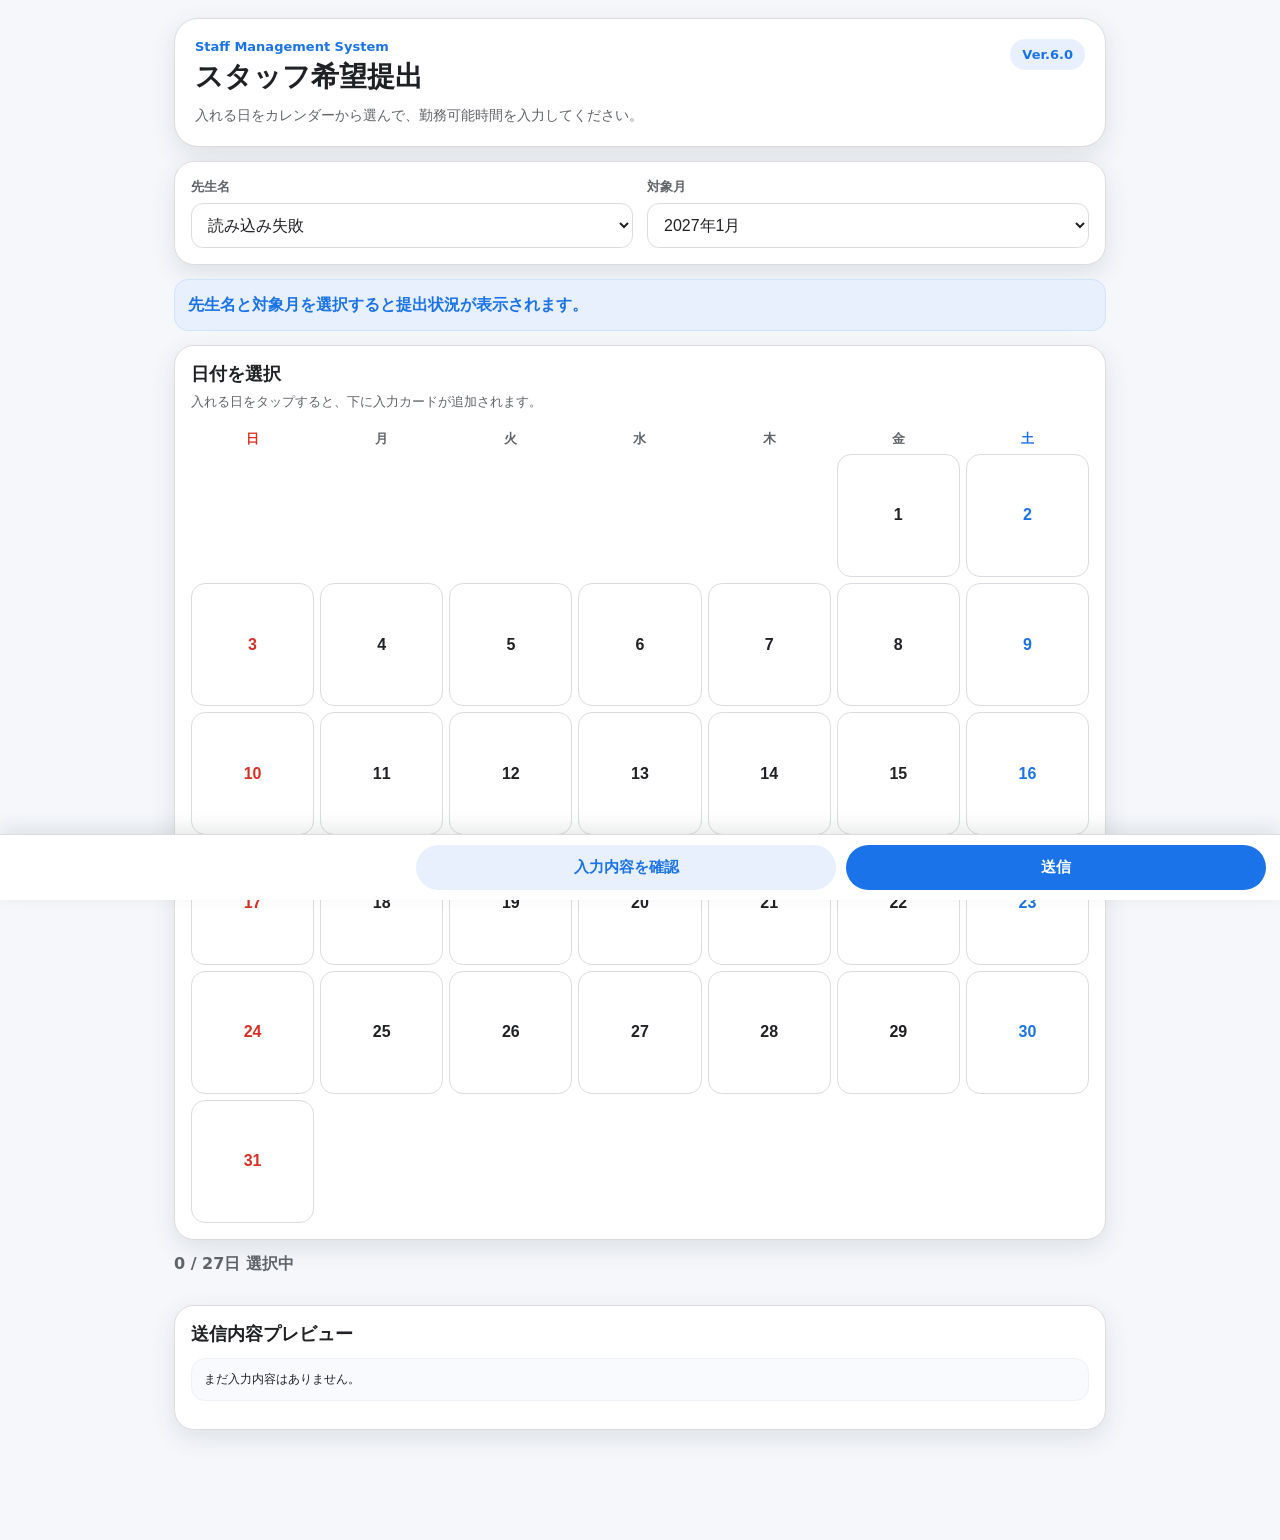
<file: index.html>
<!DOCTYPE html>
<html lang="ja">
<head>
  <meta charset="UTF-8">
  <meta name="viewport" content="width=device-width, initial-scale=1.0">
  <title>スタッフ管理システム｜先生提出</title>
  <link rel="stylesheet" href="style.css">
</head>
<body>
  <main class="app">
    <header class="header">
      <div>
        <p class="eyebrow">Staff Management System</p>
        <h1>スタッフ希望提出</h1>
        <p class="lead">入れる日をカレンダーから選んで、勤務可能時間を入力してください。</p>
      </div>
      <span class="badge">Ver.6.0</span>
    </header>
    <section class="panel top-panel">
      <label class="field"><span>先生名</span><select id="teacherName"><option value="">読み込み中...</option></select></label>
      <label class="field"><span>対象月</span><select id="targetMonth"></select></label>
    </section>
    <section id="submitStatus" class="status neutral">先生名と対象月を選択すると提出状況が表示されます。</section>
    <section class="calendar-panel">
      <div class="calendar-head"><div><h2>日付を選択</h2><p>入れる日をタップすると、下に入力カードが追加されます。</p></div></div>
      <div class="weekday-row"><span class="sun">日</span><span>月</span><span>火</span><span>水</span><span>木</span><span>金</span><span class="sat">土</span></div>
      <div id="calendarGrid" class="calendar-grid"></div>
    </section>
    <section class="toolbar"><p id="dayCounter">0 / 27日</p></section>
    <section id="dayCards" class="cards"></section>
    <section class="actions sticky-actions">
      <button id="previewBtn" class="secondary" type="button">入力内容を確認</button>
      <button id="submitBtn" class="primary" type="button">送信</button>
    </section>
    <section id="statusBox" class="status hidden"></section>
    <section class="panel preview"><h2>送信内容プレビュー</h2><pre id="previewOutput">まだ入力内容はありません。</pre></section>
  </main>
  <template id="dayTemplate">
    <article class="day-card">
      <div class="card-head"><h2 class="card-title">勤務日</h2><button class="delete-btn" type="button">削除</button></div>
      <input class="work-date" type="hidden">
      <div class="grid">
        <label class="field"><span>勤務開始</span><select class="work-start time-select"></select></label>
        <label class="field"><span>勤務終了</span><select class="work-end time-select"></select></label>
      </div>
      <div class="lesson-box"><p class="label-title">通常授業（1対2）</p><div class="chips standard-lessons"></div></div>
      <div class="lesson-box"><p class="label-title">STANDARD（1対1）最大5件</p><div class="standard-list"></div></div>
    </article>
  </template>
  <script src="app.js"></script>
</body>
</html>
</file>
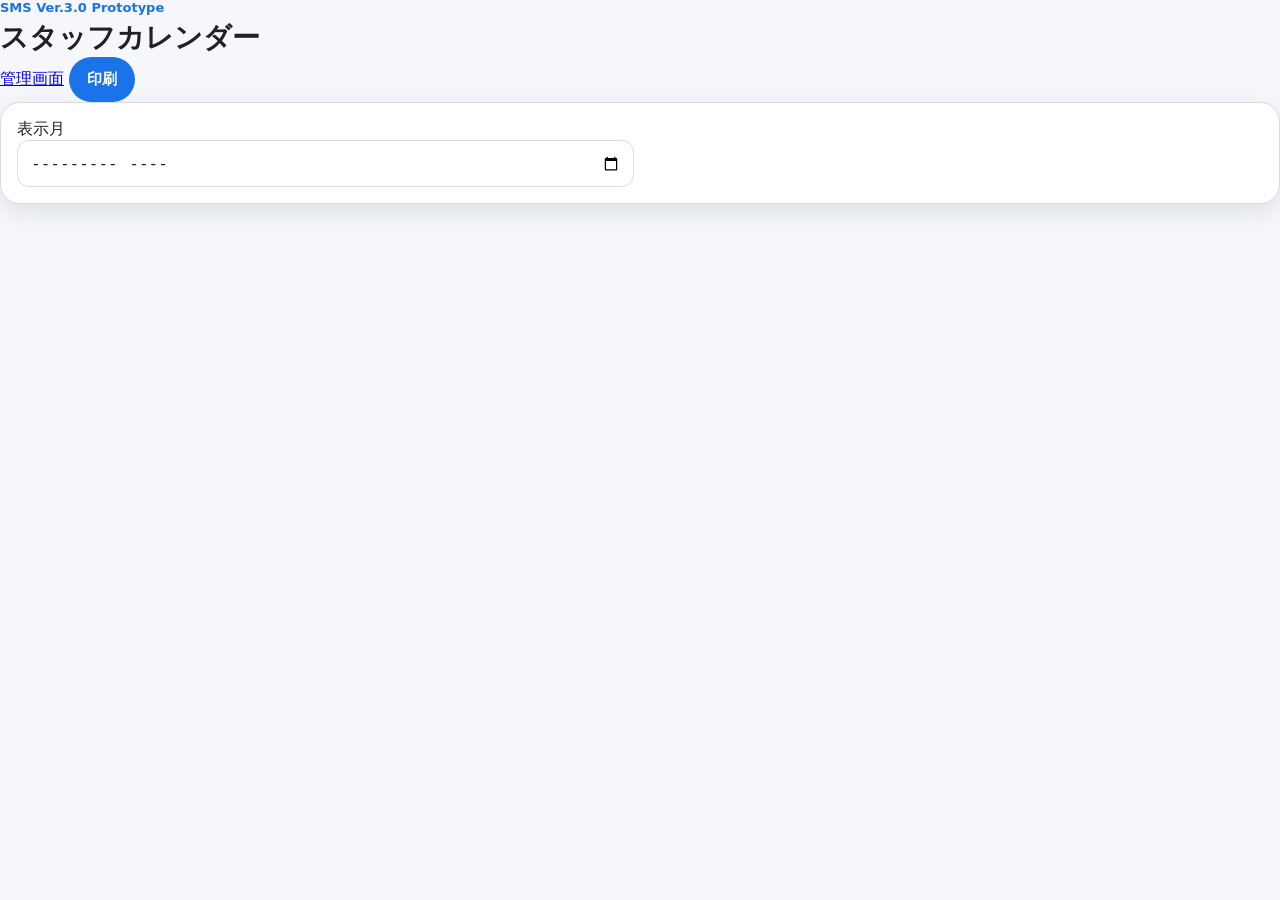
<file: calendar.html>
<!doctype html>
<html lang="ja">
<head>
  <meta charset="utf-8" />
  <meta name="viewport" content="width=device-width, initial-scale=1" />
  <title>スタッフ管理システム - カレンダー</title>
  <link rel="stylesheet" href="style.css" />
</head>
<body>
  <header class="topbar print-hide">
    <div>
      <div class="eyebrow">SMS Ver.3.0 Prototype</div>
      <h1>スタッフカレンダー</h1>
    </div>
    <div class="header-actions">
      <a class="link-button" href="admin.html">管理画面</a>
      <button id="printBtn" class="primary" type="button">印刷</button>
    </div>
  </header>

  <main class="container wide calendar-page">
    <section class="panel print-hide">
      <div class="grid two">
        <label>表示月
          <input id="calendarMonth" type="month" />
        </label>
      </div>
    </section>
    <section id="calendarOutput" class="calendar-grid"></section>
  </main>

  <script src="app.js"></script>
  <script>SMS.initCalendarPage();</script>
</body>
</html>
</file>
<file: style.css>
:root{--bg:#f5f7fb;--card:#fff;--text:#202124;--muted:#5f6368;--line:#dadce0;--blue:#1a73e8;--blue-dark:#1558b0;--blue-bg:#e8f0fe;--green:#188038;--green-bg:#e6f4ea;--red:#d93025;--red-bg:#fce8e6;--sat:#1a73e8;--sun:#d93025;--today:#fbbc04;--shadow:0 8px 24px rgba(60,64,67,.12);--radius:20px}
*{box-sizing:border-box}body{margin:0;font-family:system-ui,-apple-system,BlinkMacSystemFont,"Segoe UI",sans-serif;background:var(--bg);color:var(--text)}.app{width:min(960px,100%);margin:0 auto;padding:18px 14px 110px}.header{display:flex;justify-content:space-between;gap:14px;align-items:flex-start;background:#fff;border:1px solid var(--line);border-radius:24px;padding:20px;box-shadow:var(--shadow);margin-bottom:14px}.eyebrow{margin:0 0 4px;color:var(--blue);font-size:13px;font-weight:900}h1{margin:0;font-size:28px}h2{margin:0;font-size:18px}.lead{margin:8px 0 0;color:var(--muted);font-size:14px;line-height:1.6}.badge{background:var(--blue-bg);color:var(--blue);font-weight:900;border-radius:999px;padding:8px 12px;white-space:nowrap;font-size:13px}.panel,.day-card,.calendar-panel{background:var(--card);border:1px solid var(--line);box-shadow:var(--shadow);border-radius:var(--radius);padding:16px}.top-panel{display:grid;grid-template-columns:1fr 1fr;gap:14px;margin-bottom:14px}.field{display:flex;flex-direction:column;gap:7px;font-weight:900;color:var(--muted);font-size:13px}select,input{width:100%;border:1px solid var(--line);border-radius:12px;padding:12px;background:#fff;font-size:16px;color:var(--text)}.status{margin:14px 0;padding:13px;border-radius:14px;border:1px solid var(--line);font-weight:900;line-height:1.5}.status.success{background:var(--green-bg);color:var(--green);border-color:#ceead6}.status.error{background:var(--red-bg);color:var(--red);border-color:#fad2cf}.status.loading,.status.neutral{background:var(--blue-bg);color:var(--blue);border-color:#d2e3fc}.hidden{display:none}.calendar-panel{margin-top:14px}.calendar-head{display:flex;justify-content:space-between;align-items:flex-end;gap:10px;margin-bottom:12px}.calendar-head p{margin:6px 0 0;color:var(--muted);font-size:13px;line-height:1.5}.weekday-row,.calendar-grid{display:grid!important;grid-template-columns:repeat(7,minmax(0,1fr))!important;gap:6px}.weekday-row span{text-align:center;color:var(--muted);font-size:13px;font-weight:900;padding:6px 0}.weekday-row .sun{color:var(--sun)}.weekday-row .sat{color:var(--sat)}.day-cell{aspect-ratio:1/1;min-height:44px;border:1px solid var(--line);border-radius:14px;background:#fff;display:flex;align-items:center;justify-content:center;padding:0;font-weight:900;font-size:16px;cursor:pointer;position:relative;color:var(--text)}.day-cell.empty{visibility:hidden}.day-cell:hover{border-color:var(--blue);background:#f8fbff}.day-cell.sun{color:var(--sun)}.day-cell.sat{color:var(--sat)}.day-cell.today{border:2px solid var(--today)}.day-cell.selected{background:var(--blue);border-color:var(--blue);color:#fff}.day-cell.selected::after{content:"✓";position:absolute;right:5px;bottom:3px;font-size:10px;background:#fff;color:var(--blue);width:16px;height:16px;border-radius:999px;display:flex;align-items:center;justify-content:center}.toolbar{display:flex;justify-content:space-between;align-items:center;margin:14px 0}.toolbar p{margin:0;color:var(--muted);font-weight:900}.cards{display:flex;flex-direction:column;gap:14px}.card-head{display:flex;justify-content:space-between;align-items:center;border-bottom:1px solid var(--line);padding-bottom:12px;margin-bottom:14px}.delete-btn{background:var(--red-bg);color:var(--red);padding:9px 14px}.grid{display:grid;grid-template-columns:1fr 1fr;gap:12px}.lesson-box{margin-top:14px;padding:13px;background:#f8fafd;border:1px solid #edf0f5;border-radius:16px}.label-title{margin:0 0 10px;font-weight:900}.chips{display:flex;gap:8px;flex-wrap:wrap}.chips label{display:flex;align-items:center;gap:6px;padding:9px 12px;border:1px solid var(--line);border-radius:999px;background:#fff;font-weight:900}.chips input{width:auto}.standard-row{display:grid;grid-template-columns:1fr 1fr;gap:10px;margin-bottom:10px}.actions{display:flex;gap:10px;justify-content:flex-end;margin:18px 0}button{border:none;border-radius:999px;padding:13px 18px;cursor:pointer;font-weight:900;font-size:15px}button:disabled{opacity:.55;cursor:not-allowed}.primary{background:var(--blue);color:#fff}.primary:hover{background:var(--blue-dark)}.secondary{background:var(--blue-bg);color:var(--blue)}.sticky-actions{position:fixed;left:0;right:0;bottom:0;background:rgba(255,255,255,.94);backdrop-filter:blur(8px);border-top:1px solid var(--line);padding:10px 14px;margin:0;z-index:20;box-shadow:0 -6px 18px rgba(60,64,67,.12)}.sticky-actions button{flex:1;max-width:420px}.preview{margin-top:16px}pre{white-space:pre-wrap;background:#f8fafd;border:1px solid #edf0f5;padding:12px;border-radius:14px;overflow:auto;font-size:12px}
@media(max-width:720px){.app{padding:12px 10px 100px}.header{padding:16px;display:block}.badge{display:inline-block;margin-top:10px}h1{font-size:23px}.top-panel,.grid,.standard-row{grid-template-columns:1fr}.calendar-panel{padding:12px}.weekday-row,.calendar-grid{display:grid!important;grid-template-columns:repeat(7,minmax(0,1fr))!important;gap:4px}.weekday-row span{font-size:11px;padding:4px 0}.day-cell{min-height:38px;border-radius:10px;font-size:14px}.day-cell.selected::after{right:3px;bottom:2px;width:14px;height:14px;font-size:9px}.calendar-head{display:block}.card-head h2{font-size:16px}.chips label{padding:8px 10px;font-size:14px}}
</file>
